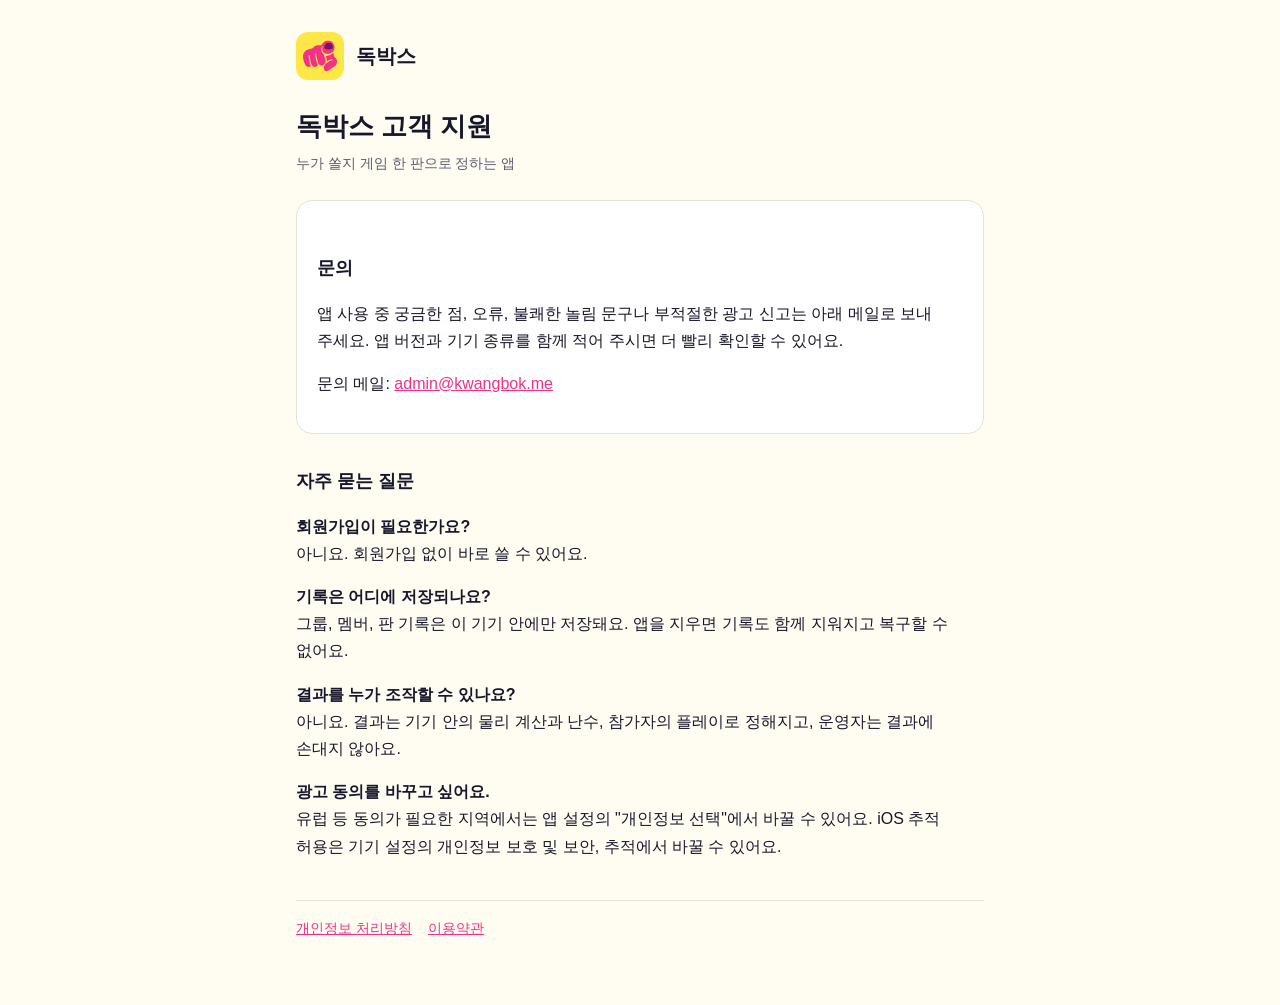
<file: index.html>
<!doctype html>
<html lang="ko">
<head>
<meta charset="utf-8">
<meta name="viewport" content="width=device-width, initial-scale=1">
<title>독박스 고객 지원</title>
<link rel="icon" href="logo.svg">
<link rel="stylesheet" href="style.css">
</head>
<body>
<main>
<header><img src="logo.svg" alt=""><a href="./">독박스</a></header>
<h1>독박스 고객 지원</h1>
<p class="meta">누가 쏠지 게임 한 판으로 정하는 앱</p>

<div class="card">
<h2>문의</h2>
<p>앱 사용 중 궁금한 점, 오류, 불쾌한 놀림 문구나 부적절한 광고 신고는 아래 메일로 보내 주세요. 앱 버전과 기기 종류를 함께 적어 주시면 더 빨리 확인할 수 있어요.</p>
<p>문의 메일: <a href="mailto:admin@kwangbok.me">admin@kwangbok.me</a></p>
</div>

<h2>자주 묻는 질문</h2>
<p><b>회원가입이 필요한가요?</b><br>아니요. 회원가입 없이 바로 쓸 수 있어요.</p>
<p><b>기록은 어디에 저장되나요?</b><br>그룹, 멤버, 판 기록은 이 기기 안에만 저장돼요. 앱을 지우면 기록도 함께 지워지고 복구할 수 없어요.</p>
<p><b>결과를 누가 조작할 수 있나요?</b><br>아니요. 결과는 기기 안의 물리 계산과 난수, 참가자의 플레이로 정해지고, 운영자는 결과에 손대지 않아요.</p>
<p><b>광고 동의를 바꾸고 싶어요.</b><br>유럽 등 동의가 필요한 지역에서는 앱 설정의 "개인정보 선택"에서 바꿀 수 있어요. iOS 추적 허용은 기기 설정의 개인정보 보호 및 보안, 추적에서 바꿀 수 있어요.</p>

<nav>
<a href="privacy.html">개인정보 처리방침</a>
<a href="terms.html">이용약관</a>
</nav>
</main>
</body>
</html>
</file>
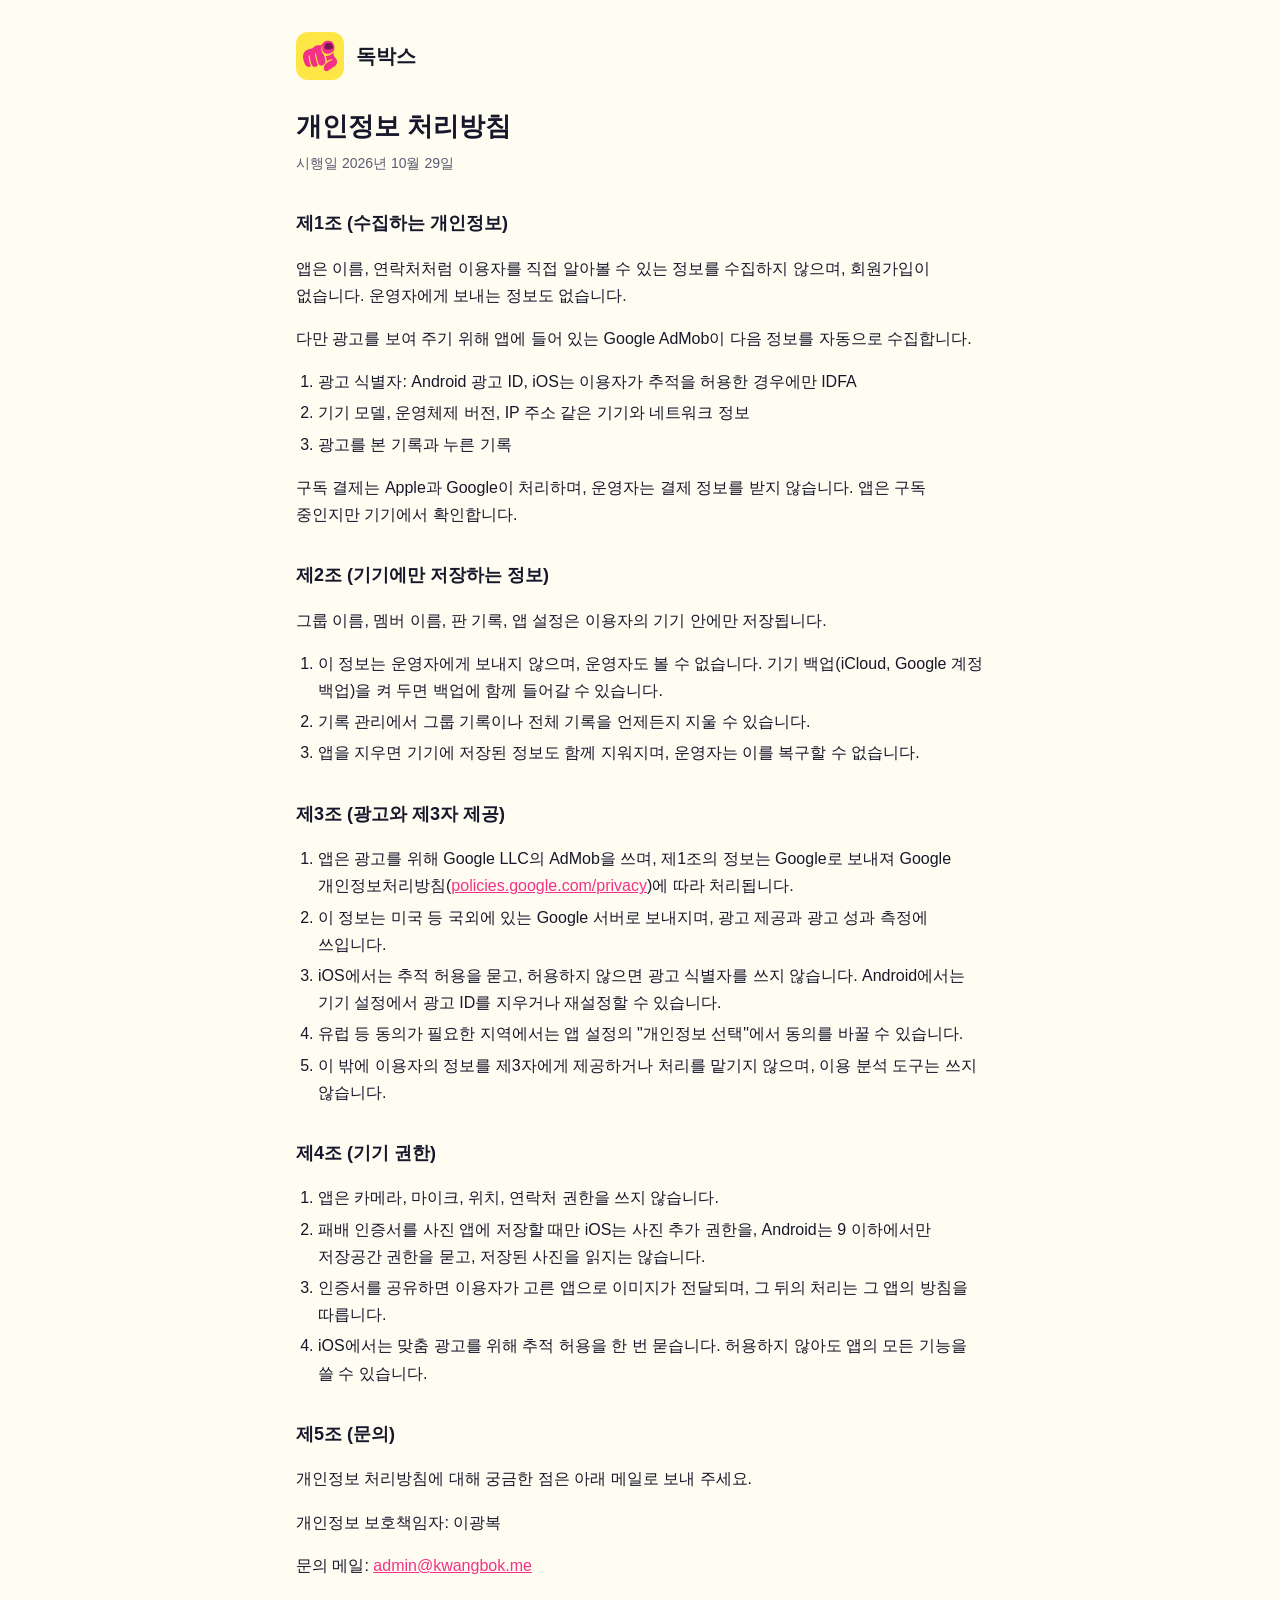
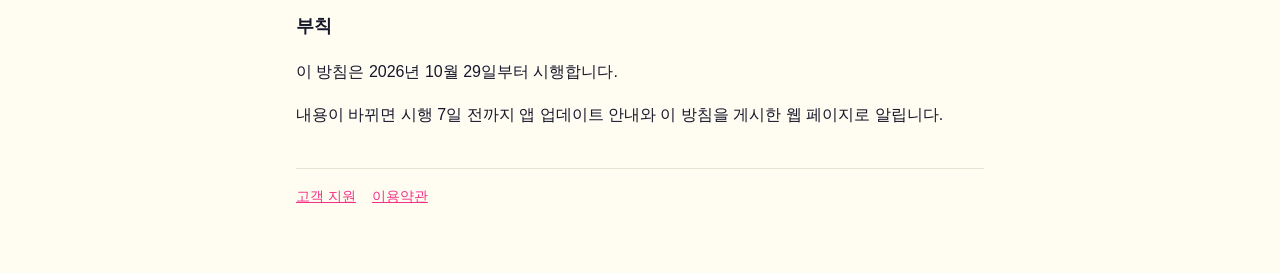
<file: privacy.html>
<!doctype html>
<html lang="ko">
<head>
<meta charset="utf-8">
<meta name="viewport" content="width=device-width, initial-scale=1">
<title>독박스 개인정보 처리방침</title>
<link rel="icon" href="logo.svg">
<link rel="stylesheet" href="style.css">
</head>
<body>
<main>
<header><img src="logo.svg" alt=""><a href="./">독박스</a></header>
<h1>개인정보 처리방침</h1>
<p class="meta">시행일 2026년 10월 29일</p>

<h2>제1조 (수집하는 개인정보)</h2>
<p>앱은 이름, 연락처처럼 이용자를 직접 알아볼 수 있는 정보를 수집하지 않으며, 회원가입이 없습니다. 운영자에게 보내는 정보도 없습니다.</p>
<p>다만 광고를 보여 주기 위해 앱에 들어 있는 Google AdMob이 다음 정보를 자동으로 수집합니다.</p>
<ol>
<li>광고 식별자: Android 광고 ID, iOS는 이용자가 추적을 허용한 경우에만 IDFA</li>
<li>기기 모델, 운영체제 버전, IP 주소 같은 기기와 네트워크 정보</li>
<li>광고를 본 기록과 누른 기록</li>
</ol>
<p>구독 결제는 Apple과 Google이 처리하며, 운영자는 결제 정보를 받지 않습니다. 앱은 구독 중인지만 기기에서 확인합니다.</p>

<h2>제2조 (기기에만 저장하는 정보)</h2>
<p>그룹 이름, 멤버 이름, 판 기록, 앱 설정은 이용자의 기기 안에만 저장됩니다.</p>
<ol>
<li>이 정보는 운영자에게 보내지 않으며, 운영자도 볼 수 없습니다. 기기 백업(iCloud, Google 계정 백업)을 켜 두면 백업에 함께 들어갈 수 있습니다.</li>
<li>기록 관리에서 그룹 기록이나 전체 기록을 언제든지 지울 수 있습니다.</li>
<li>앱을 지우면 기기에 저장된 정보도 함께 지워지며, 운영자는 이를 복구할 수 없습니다.</li>
</ol>

<h2>제3조 (광고와 제3자 제공)</h2>
<ol>
<li>앱은 광고를 위해 Google LLC의 AdMob을 쓰며, 제1조의 정보는 Google로 보내져 Google 개인정보처리방침(<a href="https://policies.google.com/privacy">policies.google.com/privacy</a>)에 따라 처리됩니다.</li>
<li>이 정보는 미국 등 국외에 있는 Google 서버로 보내지며, 광고 제공과 광고 성과 측정에 쓰입니다.</li>
<li>iOS에서는 추적 허용을 묻고, 허용하지 않으면 광고 식별자를 쓰지 않습니다. Android에서는 기기 설정에서 광고 ID를 지우거나 재설정할 수 있습니다.</li>
<li>유럽 등 동의가 필요한 지역에서는 앱 설정의 "개인정보 선택"에서 동의를 바꿀 수 있습니다.</li>
<li>이 밖에 이용자의 정보를 제3자에게 제공하거나 처리를 맡기지 않으며, 이용 분석 도구는 쓰지 않습니다.</li>
</ol>

<h2>제4조 (기기 권한)</h2>
<ol>
<li>앱은 카메라, 마이크, 위치, 연락처 권한을 쓰지 않습니다.</li>
<li>패배 인증서를 사진 앱에 저장할 때만 iOS는 사진 추가 권한을, Android는 9 이하에서만 저장공간 권한을 묻고, 저장된 사진을 읽지는 않습니다.</li>
<li>인증서를 공유하면 이용자가 고른 앱으로 이미지가 전달되며, 그 뒤의 처리는 그 앱의 방침을 따릅니다.</li>
<li>iOS에서는 맞춤 광고를 위해 추적 허용을 한 번 묻습니다. 허용하지 않아도 앱의 모든 기능을 쓸 수 있습니다.</li>
</ol>

<h2>제5조 (문의)</h2>
<p>개인정보 처리방침에 대해 궁금한 점은 아래 메일로 보내 주세요.</p>
<p>개인정보 보호책임자: 이광복</p>
<p>문의 메일: <a href="mailto:admin@kwangbok.me">admin@kwangbok.me</a></p>

<h2>부칙</h2>
<p>이 방침은 2026년 10월 29일부터 시행합니다.</p>
<p>내용이 바뀌면 시행 7일 전까지 앱 업데이트 안내와 이 방침을 게시한 웹 페이지로 알립니다.</p>

<nav>
<a href="./">고객 지원</a>
<a href="terms.html">이용약관</a>
</nav>
</main>
</body>
</html>
</file>
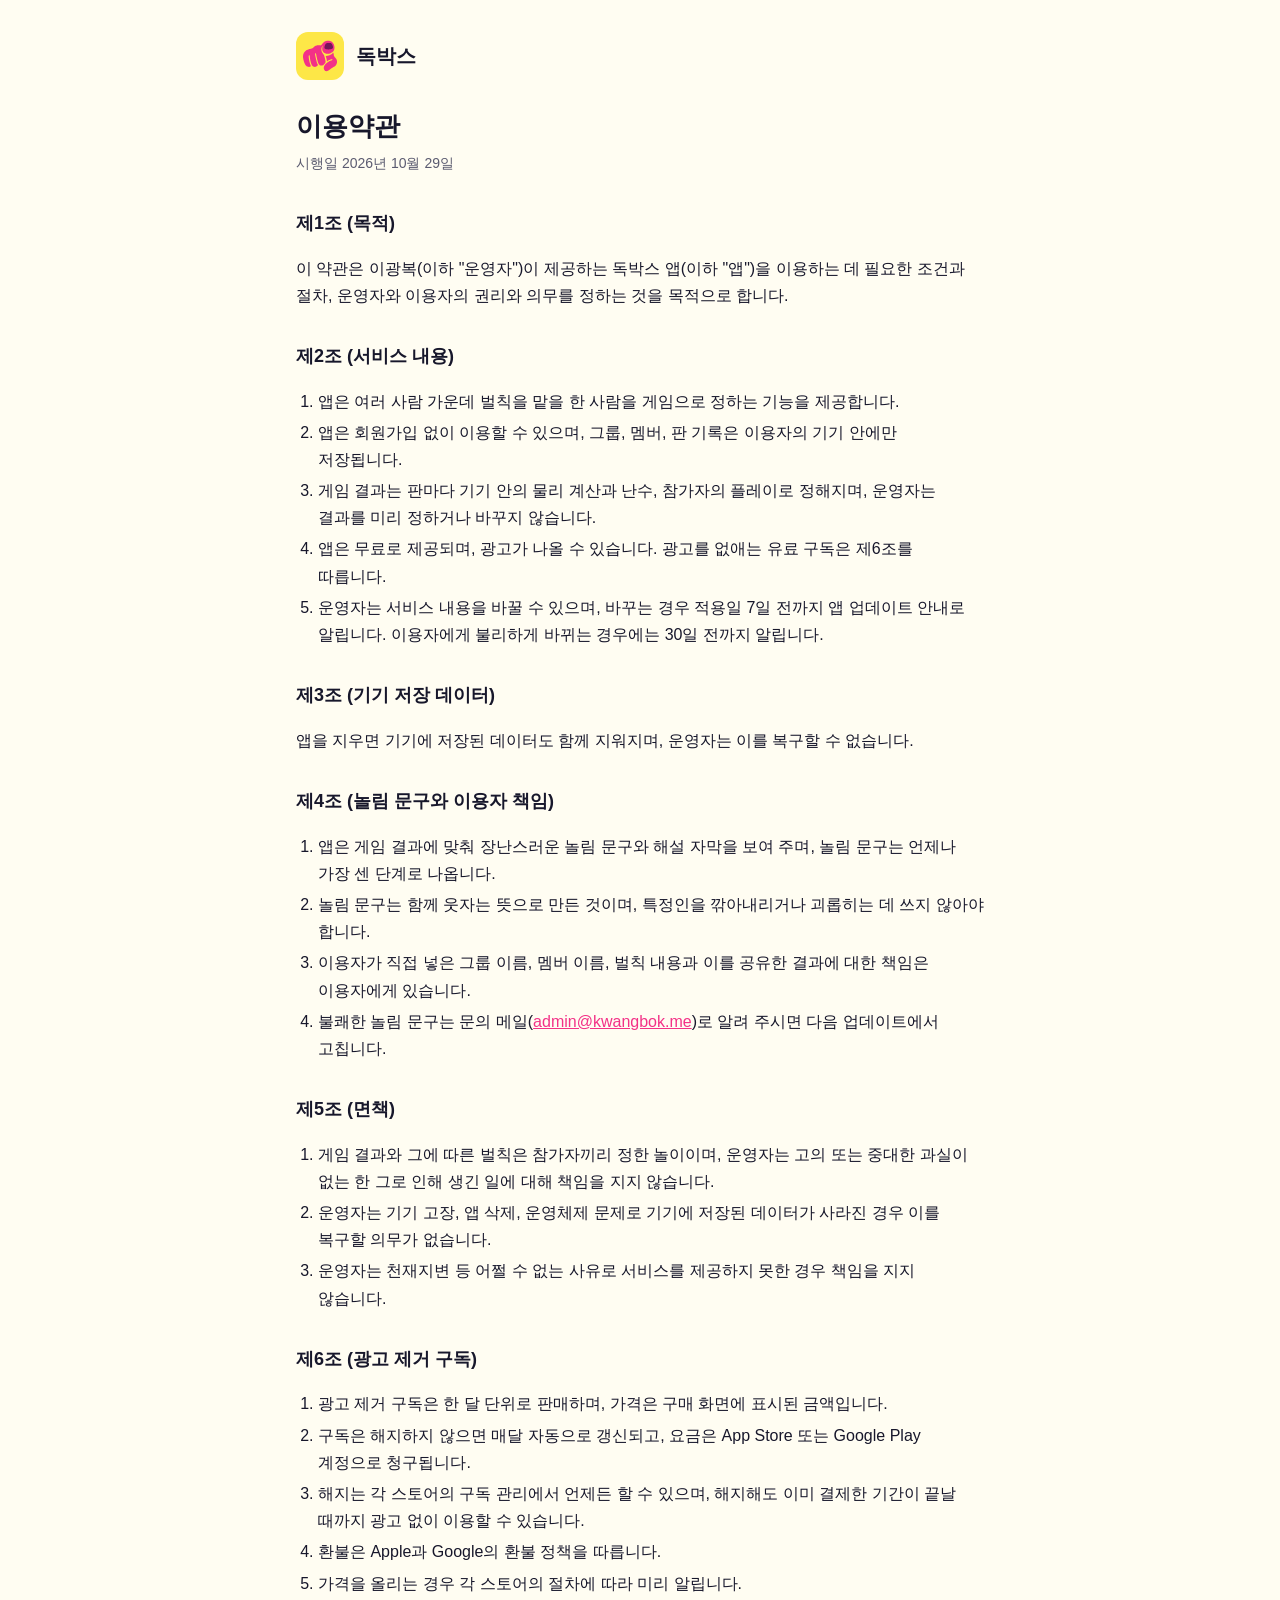
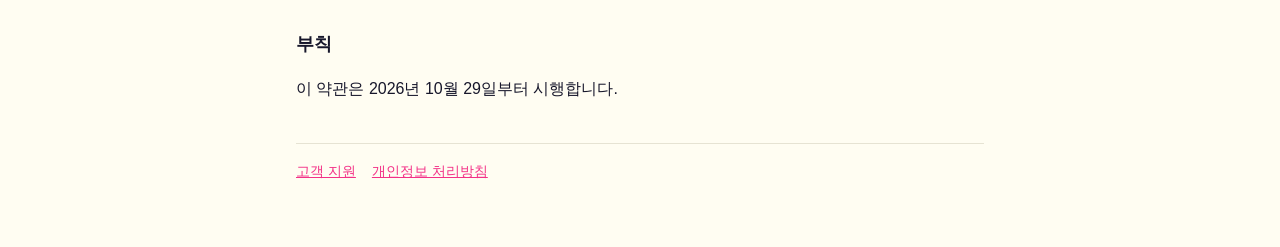
<file: terms.html>
<!doctype html>
<html lang="ko">
<head>
<meta charset="utf-8">
<meta name="viewport" content="width=device-width, initial-scale=1">
<title>독박스 이용약관</title>
<link rel="icon" href="logo.svg">
<link rel="stylesheet" href="style.css">
</head>
<body>
<main>
<header><img src="logo.svg" alt=""><a href="./">독박스</a></header>
<h1>이용약관</h1>
<p class="meta">시행일 2026년 10월 29일</p>

<h2>제1조 (목적)</h2>
<p>이 약관은 이광복(이하 "운영자")이 제공하는 독박스 앱(이하 "앱")을 이용하는 데 필요한 조건과 절차, 운영자와 이용자의 권리와 의무를 정하는 것을 목적으로 합니다.</p>

<h2>제2조 (서비스 내용)</h2>
<ol>
<li>앱은 여러 사람 가운데 벌칙을 맡을 한 사람을 게임으로 정하는 기능을 제공합니다.</li>
<li>앱은 회원가입 없이 이용할 수 있으며, 그룹, 멤버, 판 기록은 이용자의 기기 안에만 저장됩니다.</li>
<li>게임 결과는 판마다 기기 안의 물리 계산과 난수, 참가자의 플레이로 정해지며, 운영자는 결과를 미리 정하거나 바꾸지 않습니다.</li>
<li>앱은 무료로 제공되며, 광고가 나올 수 있습니다. 광고를 없애는 유료 구독은 제6조를 따릅니다.</li>
<li>운영자는 서비스 내용을 바꿀 수 있으며, 바꾸는 경우 적용일 7일 전까지 앱 업데이트 안내로 알립니다. 이용자에게 불리하게 바뀌는 경우에는 30일 전까지 알립니다.</li>
</ol>

<h2>제3조 (기기 저장 데이터)</h2>
<p>앱을 지우면 기기에 저장된 데이터도 함께 지워지며, 운영자는 이를 복구할 수 없습니다.</p>

<h2>제4조 (놀림 문구와 이용자 책임)</h2>
<ol>
<li>앱은 게임 결과에 맞춰 장난스러운 놀림 문구와 해설 자막을 보여 주며, 놀림 문구는 언제나 가장 센 단계로 나옵니다.</li>
<li>놀림 문구는 함께 웃자는 뜻으로 만든 것이며, 특정인을 깎아내리거나 괴롭히는 데 쓰지 않아야 합니다.</li>
<li>이용자가 직접 넣은 그룹 이름, 멤버 이름, 벌칙 내용과 이를 공유한 결과에 대한 책임은 이용자에게 있습니다.</li>
<li>불쾌한 놀림 문구는 문의 메일(<a href="mailto:admin@kwangbok.me">admin@kwangbok.me</a>)로 알려 주시면 다음 업데이트에서 고칩니다.</li>
</ol>

<h2>제5조 (면책)</h2>
<ol>
<li>게임 결과와 그에 따른 벌칙은 참가자끼리 정한 놀이이며, 운영자는 고의 또는 중대한 과실이 없는 한 그로 인해 생긴 일에 대해 책임을 지지 않습니다.</li>
<li>운영자는 기기 고장, 앱 삭제, 운영체제 문제로 기기에 저장된 데이터가 사라진 경우 이를 복구할 의무가 없습니다.</li>
<li>운영자는 천재지변 등 어쩔 수 없는 사유로 서비스를 제공하지 못한 경우 책임을 지지 않습니다.</li>
</ol>

<h2>제6조 (광고 제거 구독)</h2>
<ol>
<li>광고 제거 구독은 한 달 단위로 판매하며, 가격은 구매 화면에 표시된 금액입니다.</li>
<li>구독은 해지하지 않으면 매달 자동으로 갱신되고, 요금은 App Store 또는 Google Play 계정으로 청구됩니다.</li>
<li>해지는 각 스토어의 구독 관리에서 언제든 할 수 있으며, 해지해도 이미 결제한 기간이 끝날 때까지 광고 없이 이용할 수 있습니다.</li>
<li>환불은 Apple과 Google의 환불 정책을 따릅니다.</li>
<li>가격을 올리는 경우 각 스토어의 절차에 따라 미리 알립니다.</li>
</ol>

<h2>부칙</h2>
<p>이 약관은 2026년 10월 29일부터 시행합니다.</p>

<nav>
<a href="./">고객 지원</a>
<a href="privacy.html">개인정보 처리방침</a>
</nav>
</main>
</body>
</html>
</file>
<file: style.css>
:root {
  --bg: #fffdf2;
  --ink: #17172b;
  --muted: #5b5b70;
  --accent: #f33187;
  --brand: #fde747;
  --line: #e6e3d3;
}
* { box-sizing: border-box; }
body {
  margin: 0;
  background: var(--bg);
  color: var(--ink);
  font-family: -apple-system, BlinkMacSystemFont, "Apple SD Gothic Neo", "Noto Sans KR", sans-serif;
  line-height: 1.7;
  word-break: keep-all;
}
main { max-width: 720px; margin: 0 auto; padding: 32px 16px 64px; }
header { display: flex; align-items: center; gap: 12px; margin-bottom: 24px; }
header img { width: 48px; height: 48px; border-radius: 12px; }
header a { color: inherit; text-decoration: none; font-weight: 800; font-size: 20px; }
h1 { font-size: 26px; margin: 0 0 4px; }
h2 { font-size: 18px; margin: 32px 0 8px; }
.meta { color: var(--muted); font-size: 14px; margin: 0 0 24px; }
ol, ul { padding-left: 22px; }
li { margin: 4px 0; }
a { color: var(--accent); }
nav { margin-top: 40px; padding-top: 16px; border-top: 1px solid var(--line); font-size: 14px; display: flex; gap: 16px; flex-wrap: wrap; }
.card { background: #fff; border: 1px solid var(--line); border-radius: 16px; padding: 20px; margin: 16px 0; }
</file>
